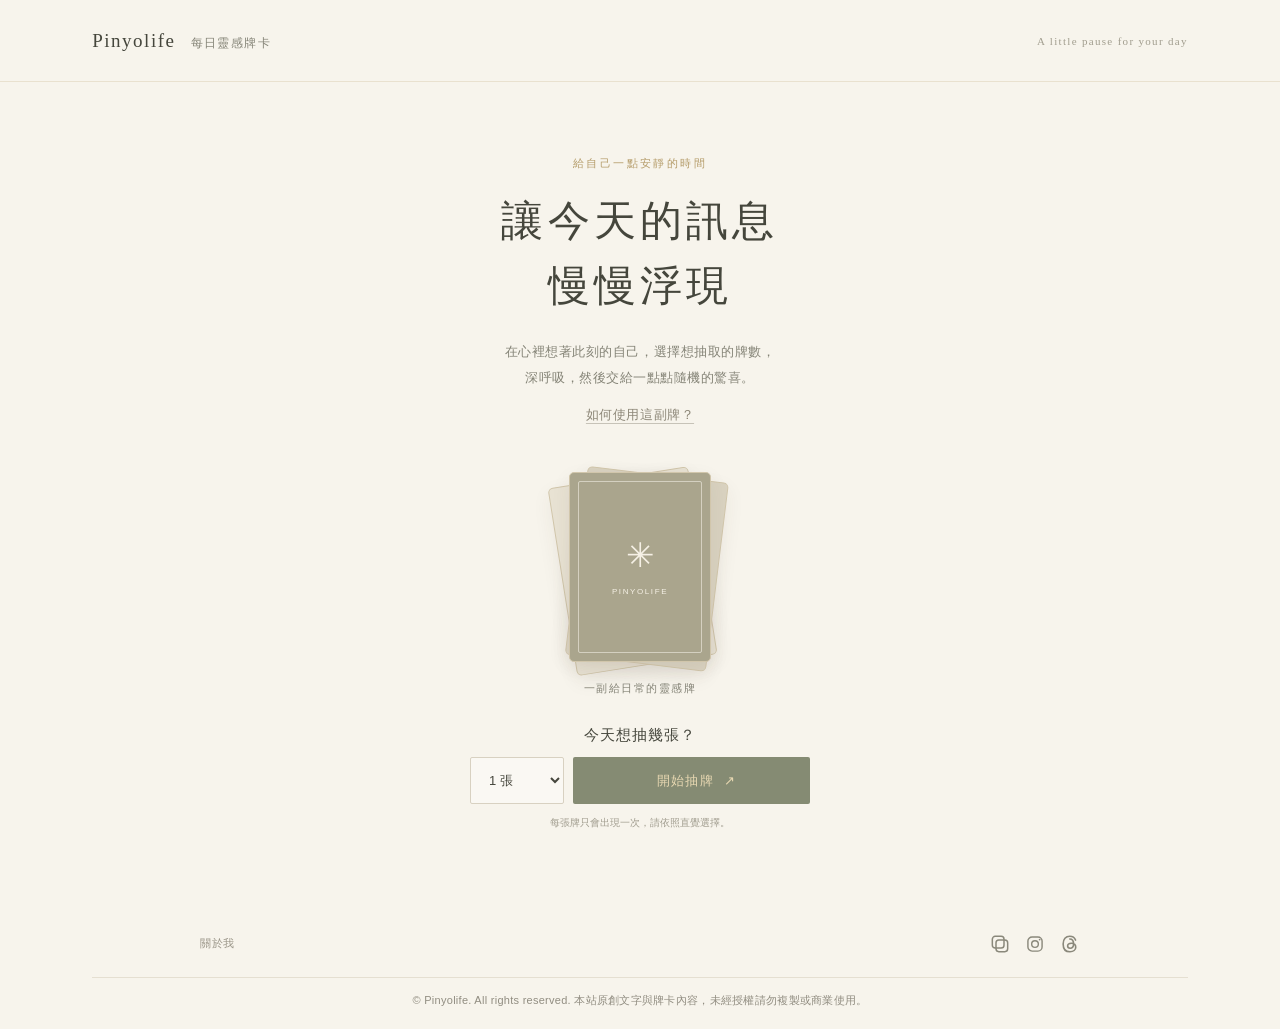
<file: index.html>
<!doctype html> <html lang="zh-Hant"> <head> <meta charset="utf-8"> <meta name="viewport" content="width=device-width,initial-scale=1"> <meta name="theme-color" content="#f7f4ec"> <title>Pinyolife 自我覺察牌卡</title> <script>try{const e=performance.getEntriesByType("navigation")[0],t=JSON.parse(sessionStorage.getItem("pinyolife.home-scroll-return.v1"));"back_forward"===e?.type&&1===t?.version&&Number.isFinite(t.scrollY)&&t.scrollY>=0&&document.documentElement.setAttribute("data-home-return-pending","")}catch{}</script> <link rel="stylesheet" href="assets/css/style.min.css"> <script async src="https://www.googletagmanager.com/gtag/js?id=G-G9PCJVCJVJ"></script><script>window.dataLayer=window.dataLayer||[];function gtag(){dataLayer.push(arguments);}gtag('js',new Date());gtag('config','G-G9PCJVCJVJ');</script></head> <body> <div id="site-content"> <header class="site-header"> <a class="brand" href="#top" aria-label="Pinyolife 首頁">Pinyolife<span>每日靈感牌卡</span></a> <span class="header-note">A little pause for your day</span> </header> <main id="top"> <section class="intro" aria-labelledby="page-title"> <p class="eyebrow">給自己一點安靜的時間</p> <h1 id="page-title">讓今天的訊息<br>慢慢浮現</h1> <p class="intro-copy">在心裡想著此刻的自己，選擇想抽取的牌數，<br class="desktop-break">深呼吸，然後交給一點點隨機的驚喜。</p> <a class="usage-trigger" href="#usage-modal" aria-haspopup="dialog" aria-controls="usage-modal">如何使用這副牌？</a> </section> <section class="deck-section" aria-label="抽牌區"> <div class="deck" aria-label="一副尚未翻開的牌卡"> <div class="deck-card deck-card-back deck-back-one"></div> <div class="deck-card deck-card-back deck-back-two"></div> <div class="deck-card deck-card-back deck-back-three"> <span class="card-mark" aria-hidden="true">✳</span> <span class="deck-word">PINYOLIFE</span> </div> </div> <p class="deck-caption">一副給日常的靈感牌</p> <p id="shuffle-status" class="shuffle-status" role="status" aria-live="polite" hidden></p> <form id="draw-form" class="draw-controls"> <label for="card-count">今天想抽幾張？</label> <div class="control-row"> <select id="card-count" name="count" aria-label="選擇抽牌張數"></select> <button class="draw-button" id="draw-button" type="submit"><span id="draw-button-label">開始抽牌</span><span aria-hidden="true">↗</span></button> </div> <p class="hint">每張牌只會出現一次，請依照直覺選擇。</p> </form> </section> <section id="results" class="results" aria-live="polite" aria-labelledby="results-title" hidden> <div class="results-heading"> <p class="eyebrow">你的今日訊息</p> <h2 id="results-title">為你翻開的牌</h2> </div> <div id="card-grid" class="card-grid"></div> <button id="redraw-button" class="redraw-button" type="button"><span id="redraw-button-label">重新抽牌</span><span aria-hidden="true">↻</span></button> </section> </main> <dialog id="detail-modal" class="detail-modal" aria-labelledby="detail-title"> <article class="detail-card"> <div class="detail-scroll"> <div class="detail-topline"> <span id="detail-sheet-handle" class="detail-sheet-handle" aria-hidden="true"></span> <span class="detail-brand">PINYOLIFE · DAILY INSPIRATION</span> <button id="detail-close" class="detail-close" type="button" aria-label="關閉詳細牌卡">×</button> </div> <header class="detail-card-header"> <h2 id="detail-title" class="detail-title"></h2> <p id="detail-theme" class="detail-theme"></p> <p id="detail-category" class="detail-category"></p> <span id="detail-icon" class="detail-icon" aria-hidden="true"></span> <p id="detail-description" class="detail-description"></p> </header> <div class="detail-sections"> <section class="detail-section" aria-labelledby="detail-core-heading"> <h3 id="detail-core-heading">01｜核心訊息</h3> <p id="detail-core-message" class="detail-core-message"></p> </section> <section class="detail-section" aria-labelledby="detail-question-heading"> <h3 id="detail-question-heading">02｜今日提問</h3> <p id="detail-reflection-question" class="detail-reflection-question"></p> </section> <section class="detail-section" aria-labelledby="detail-action-heading"> <h3 id="detail-action-heading">03｜行動建議</h3> <p id="detail-action-suggestion" class="detail-action-suggestion"></p> </section> <section class="detail-section" aria-labelledby="detail-keywords-heading"> <h3 id="detail-keywords-heading">04｜相關關鍵詞</h3> <ul id="detail-keywords" class="detail-keywords"></ul> </section> </div> <footer class="detail-card-footer"> <p class="detail-footer-english">TAKE A MOMENT FOR YOURSELF</p> <p class="detail-footer-closing">慢一點，也是一種前進。</p> <p class="detail-footer-brand">Pinyolife｜慢慢對齊</p> </footer> </div> </article> </dialog> <dialog id="usage-modal" class="usage-modal" aria-labelledby="usage-title"> <article class="usage-panel"> <header class="usage-header"> <h2 id="usage-title">如何使用這副牌？</h2> <button id="usage-close" class="usage-close" type="button" aria-label="關閉使用說明">×</button> </header> <div class="usage-content"> <section class="usage-introduction" aria-labelledby="usage-introduction-title"> <h3 id="usage-introduction-title">給日常一點靈感</h3> <p>這不是一副預測未來的牌，而是一個認識自己的入口。</p> <p>每一張牌，提供一個覺察的角度、一個理解自己的提問，以及一個可以嘗試的生活方向。</p> <p>不必急著找到答案，從此刻的自己開始就好。</p> </section> <section class="usage-steps-section" aria-labelledby="usage-steps-title"> <h3 id="usage-steps-title">如何使用這副牌？</h3> <ol class="usage-steps"> <li class="usage-step"> <h4><span class="usage-step-number">01</span><span>停下來，深呼吸</span></h4> <p>暫時放下手邊的事情，讓自己安靜一下，留一點時間給自己。</p> </li> <li class="usage-step"> <h4><span class="usage-step-number">02</span><span>選擇想抽的張數</span></h4> <p>依照當下的感受，選擇一張或多張牌。不需要特別設定問題，也可以單純看看今天有什麼提醒。</p> </li> <li class="usage-step"> <h4><span class="usage-step-number">03</span><span>閱讀牌卡訊息</span></h4> <p>看看牌卡的核心訊息、今日提問與行動建議，留意哪些文字讓你產生共鳴。</p> </li> <li class="usage-step"> <h4><span class="usage-step-number">04</span><span>帶走一個小小的提醒</span></h4> <p>不必要求自己全部做到，只要找到一個此刻對自己有幫助的想法，帶著它繼續今天的生活。</p> </li> </ol> </section> </div> </article> </dialog> <footer class="site-footer"> <div class="footer-main"> <div class="footer-info"> <a class="footer-about" href="about.html">關於我</a> </div> <div class="footer-social" role="group" aria-label="社群平台"> <a class="footer-social-icon footer-social-icon--vocus" href="https://vocus.cc/salon/inawareness" target="_blank" rel="noopener noreferrer" aria-label="方格子 Vocus"> <svg viewBox="0 0 24 24" aria-hidden="true"><rect x="2.8" y="2.8" width="14" height="14" rx="3.4" fill="none" stroke="currentColor" stroke-width="1.8"/><rect x="7.2" y="7.2" width="14" height="14" rx="3.4" fill="none" stroke="currentColor" stroke-width="1.8"/></svg> </a> <a class="footer-social-icon footer-social-icon--instagram" href="https://www.instagram.com/pinyolife/" target="_blank" rel="noopener noreferrer" aria-label="Instagram"> <svg viewBox="0 0 24 24" aria-hidden="true"><rect x="3.5" y="3.5" width="17" height="17" rx="5" fill="none" stroke="currentColor" stroke-width="1.7"/><circle cx="12" cy="12" r="4" fill="none" stroke="currentColor" stroke-width="1.7"/><circle cx="17.6" cy="6.7" r="1.1" fill="currentColor"/></svg> </a> <a class="footer-social-icon footer-social-icon--threads" href="https://www.threads.com/@pinyolife" target="_blank" rel="noopener noreferrer" aria-label="Threads"> <svg viewBox="0 0 24 24" aria-hidden="true"><g transform="translate(-4.2 -4.2) scale(1.35)"><path d="M16.9 8.5c-.8-2.2-2.5-3.4-5.1-3.4-3.6 0-5.9 2.6-5.9 6.8 0 4.3 2.3 7 6.1 7 3 0 5.1-1.7 5.1-4.1 0-2.1-1.5-3.5-3.8-3.5-2.1 0-3.4 1-3.4 2.5 0 1.2.9 2 2.2 2 1.8 0 3.1-1.5 3.1-3.7 0-2.6-1.2-4.5-3.4-4.5" fill="none" stroke="currentColor" stroke-width="1.45" stroke-linecap="round" stroke-linejoin="round"/></g></svg> </a> </div> </div> <div class="footer-copyright"> © Pinyolife. All rights reserved. 本站原創文字與牌卡內容，未經授權請勿複製或商業使用。 </div> </footer> </div> <script src="assets/js/site.min.js" defer="defer"></script> <script src="assets/js/card-source.min.js" defer="defer"></script> <script src="assets/js/app.min.js" defer="defer"></script> </body> </html>
</file>
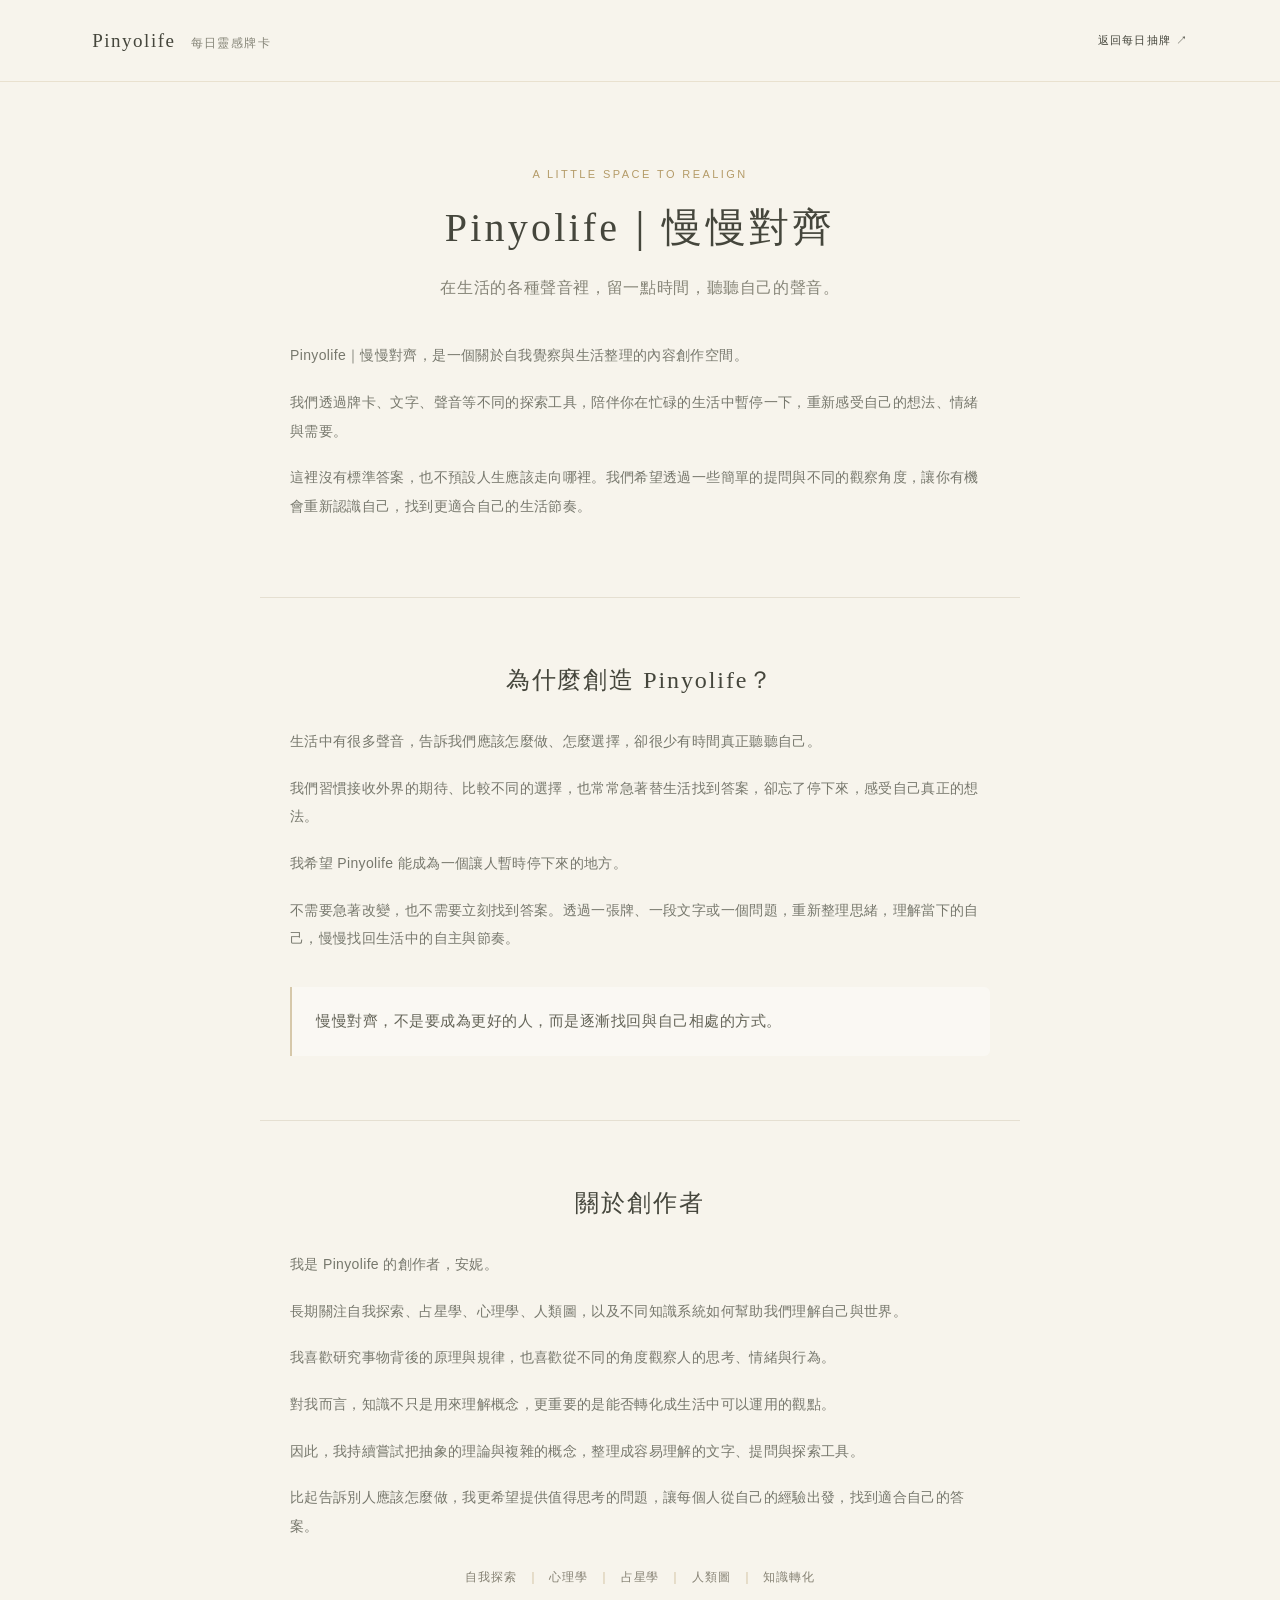
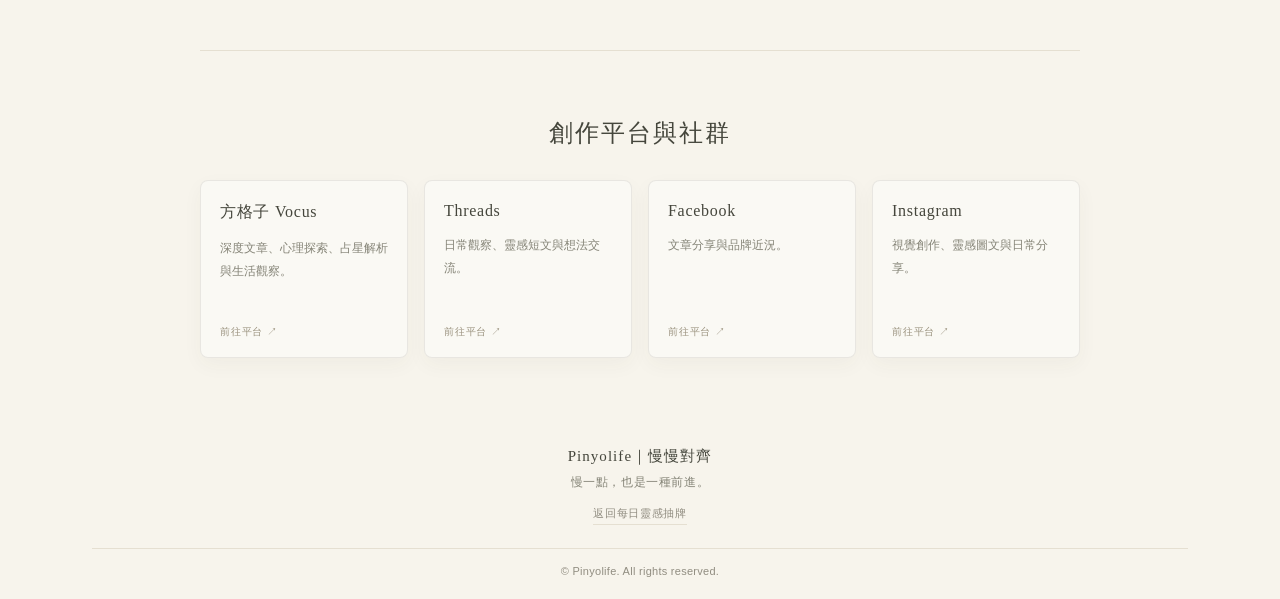
<file: about.html>
<!doctype html> <html lang="zh-Hant"> <head> <meta charset="utf-8"> <meta name="viewport" content="width=device-width,initial-scale=1"> <meta name="theme-color" content="#f7f4ec"> <meta name="description" content="認識 Pinyolife｜慢慢對齊，以及創作者安妮的自我覺察與生活整理空間。"> <title>關於我｜Pinyolife</title> <link rel="stylesheet" href="assets/css/style.min.css"> <script async src="https://www.googletagmanager.com/gtag/js?id=G-G9PCJVCJVJ"></script><script>window.dataLayer=window.dataLayer||[];function gtag(){dataLayer.push(arguments);}gtag('js',new Date());gtag('config','G-G9PCJVCJVJ');</script></head> <body> <div id="site-content"> <header class="site-header"> <a class="brand" href="index.html#top" aria-label="Pinyolife 每日靈感牌首頁">Pinyolife<span>每日靈感牌卡</span></a> <a class="header-note about-home-nav" href="index.html#top">返回每日抽牌 ↗</a> </header> <main class="about-main"> <section class="about-hero" aria-labelledby="about-title"> <p class="eyebrow">A LITTLE SPACE TO REALIGN</p> <h1 id="about-title">Pinyolife｜慢慢對齊</h1> <p class="about-subtitle">在生活的各種聲音裡，留一點時間，聽聽自己的聲音。</p> <div class="about-copy about-hero-copy"> <p>Pinyolife｜慢慢對齊，是一個關於自我覺察與生活整理的內容創作空間。</p> <p>我們透過牌卡、文字、聲音等不同的探索工具，陪伴你在忙碌的生活中暫停一下，重新感受自己的想法、情緒與需要。</p> <p>這裡沒有標準答案，也不預設人生應該走向哪裡。我們希望透過一些簡單的提問與不同的觀察角度，讓你有機會重新認識自己，找到更適合自己的生活節奏。</p> </div> </section> <section class="about-section" aria-labelledby="why-title"> <h2 id="why-title">為什麼創造 Pinyolife？</h2> <div class="about-copy"> <p>生活中有很多聲音，告訴我們應該怎麼做、怎麼選擇，卻很少有時間真正聽聽自己。</p> <p>我們習慣接收外界的期待、比較不同的選擇，也常常急著替生活找到答案，卻忘了停下來，感受自己真正的想法。</p> <p>我希望 Pinyolife 能成為一個讓人暫時停下來的地方。</p> <p>不需要急著改變，也不需要立刻找到答案。透過一張牌、一段文字或一個問題，重新整理思緒，理解當下的自己，慢慢找回生活中的自主與節奏。</p> </div> <blockquote class="about-emphasis">慢慢對齊，不是要成為更好的人，而是逐漸找回與自己相處的方式。</blockquote> </section> <section class="about-section" aria-labelledby="creator-title"> <h2 id="creator-title">關於創作者</h2> <div class="about-copy"> <p>我是 Pinyolife 的創作者，安妮。</p> <p>長期關注自我探索、占星學、心理學、人類圖，以及不同知識系統如何幫助我們理解自己與世界。</p> <p>我喜歡研究事物背後的原理與規律，也喜歡從不同的角度觀察人的思考、情緒與行為。</p> <p>對我而言，知識不只是用來理解概念，更重要的是能否轉化成生活中可以運用的觀點。</p> <p>因此，我持續嘗試把抽象的理論與複雜的概念，整理成容易理解的文字、提問與探索工具。</p> <p>比起告訴別人應該怎麼做，我更希望提供值得思考的問題，讓每個人從自己的經驗出發，找到適合自己的答案。</p> </div> <ul class="about-keywords" aria-label="創作關注主題"> <li>自我探索</li><li>心理學</li><li>占星學</li><li>人類圖</li><li>知識轉化</li> </ul> </section> <section class="about-section about-platform-section" aria-labelledby="platform-title"> <h2 id="platform-title">創作平台與社群</h2> <div class="about-platform-grid"> <a class="about-platform-card" href="https://vocus.cc/salon/inawareness" target="_blank" rel="noopener noreferrer"> <span class="about-platform-name">方格子 Vocus</span> <span class="about-platform-description">深度文章、心理探索、占星解析與生活觀察。</span> <span class="about-platform-visit" aria-hidden="true">前往平台 ↗</span> </a> <a class="about-platform-card" href="https://www.threads.com/@pinyolife" target="_blank" rel="noopener noreferrer"> <span class="about-platform-name">Threads</span> <span class="about-platform-description">日常觀察、靈感短文與想法交流。</span> <span class="about-platform-visit" aria-hidden="true">前往平台 ↗</span> </a> <a class="about-platform-card" href="https://www.facebook.com/pinyolife/" target="_blank" rel="noopener noreferrer"> <span class="about-platform-name">Facebook</span> <span class="about-platform-description">文章分享與品牌近況。</span> <span class="about-platform-visit" aria-hidden="true">前往平台 ↗</span> </a> <a class="about-platform-card" href="https://www.instagram.com/pinyolife/" target="_blank" rel="noopener noreferrer"> <span class="about-platform-name">Instagram</span> <span class="about-platform-description">視覺創作、靈感圖文與日常分享。</span> <span class="about-platform-visit" aria-hidden="true">前往平台 ↗</span> </a> </div> </section> </main> <footer class="site-footer about-site-footer"> <div class="about-footer-brand"> <a class="about-footer-name">Pinyolife｜慢慢對齊</a> <p>慢一點，也是一種前進。</p> <a class="about-return-link" href="index.html#top">返回每日靈感抽牌</a> </div> <div class="footer-copyright">© Pinyolife. All rights reserved.</div> </footer> </div> <script src="assets/js/site.min.js" defer="defer"></script> </body> </html>
</file>
<file: assets/css/style.min.css>
:root{color-scheme:light;--paper:#f7f4ec;--ink:#45463c;--muted:#858477;--gold:#b49b68;--line:#e5dfd1;--sage:#858b73;--serif:'Noto Serif TC','Songti TC','PMingLiU',serif;--sans:'Noto Sans TC','Microsoft JhengHei','PingFang TC',sans-serif}*{box-sizing:border-box}html{scroll-behavior:smooth}html[data-home-return-pending] #site-content{visibility:hidden}html.detail-modal-open,html.usage-modal-open{overflow:hidden}body{margin:0;background:var(--paper);color:var(--ink);font-family:var(--sans);font-weight:300}body.detail-modal-open,body.usage-modal-open{position:fixed;width:100%;overflow:hidden}#site-content,#site-content *{-webkit-user-select:none;user-select:none;-webkit-touch-callout:none}#site-content [contenteditable]:not([contenteditable=false]),#site-content [contenteditable]:not([contenteditable=false]) *,#site-content [role=searchbox],#site-content [role=searchbox] *,#site-content [role=textbox],#site-content [role=textbox] *,#site-content input,#site-content input *,#site-content textarea,#site-content textarea *{-webkit-user-select:text;user-select:text;-webkit-touch-callout:default}.site-header{height:82px;padding:0 7.2%;display:flex;align-items:center;justify-content:space-between;border-bottom:1px solid rgba(180,155,104,.22)}.brand{color:var(--ink);text-decoration:none;font-family:var(--serif);font-size:19px;letter-spacing:.08em}.brand span{margin-left:15px;color:var(--muted);font-family:var(--sans);font-size:12px;letter-spacing:.12em}.header-note{color:#a19d8e;font-family:Georgia,serif;font-size:11px;letter-spacing:.12em}main{width:min(100% - 40px,880px);margin:0 auto}.intro{padding-top:74px;text-align:center}.eyebrow{margin:0 0 18px;color:var(--gold);font-size:11px;letter-spacing:.22em}h1,h2{margin:0;font-family:var(--serif);font-weight:400}h1{font-size:clamp(30px, 5vw, 42px);line-height:1.55;letter-spacing:.1em}.intro-copy{margin:20px 0 0;color:var(--muted);font-size:13px;line-height:2;letter-spacing:.04em}.usage-trigger{display:inline-block;margin-top:13px;color:#8d8778;font-size:13px;line-height:1.7;letter-spacing:.04em;text-decoration:underline;text-decoration-color:rgba(141,135,120,.45);text-underline-offset:4px;transition:color .2s,text-decoration-color .2s}.usage-trigger:hover{color:var(--ink);text-decoration-color:var(--gold)}.usage-trigger:focus-visible{outline:2px solid var(--gold);outline-offset:4px;border-radius:2px}.deck-section{display:flex;flex-direction:column;align-items:center;padding:46px 0 77px}.deck{width:142px;height:190px;position:relative;margin:0 auto 19px}.deck-card{position:absolute;inset:0;border:1px solid #d1c6ab;border-radius:5px;background:#ded8c8;box-shadow:0 7px 20px rgba(66,59,42,.07)}.deck-back-one{transform:rotate(-9deg) translate(-8px,3px);background:#e8e2d3}.deck-back-two{transform:rotate(7deg) translate(7px,1px);background:#d9d2c0}.deck-back-three{display:flex;flex-direction:column;align-items:center;justify-content:center;gap:15px;background:#aaa58d;color:#f5f0e5}.deck-back-three::before{content:'';position:absolute;inset:8px;border:1px solid rgba(247,244,236,.55);border-radius:2px}.card-mark{font-size:34px;line-height:1}.deck-word{font-size:8px;letter-spacing:.2em}.deck-caption{margin:0 0 30px;color:var(--muted);font-size:11px;letter-spacing:.13em}.shuffle-status{min-height:18px;margin:-18px 0 17px;color:var(--gold);font-family:var(--serif);font-size:12px;letter-spacing:.08em}.draw-controls{width:min(100%,340px);text-align:center}.draw-controls label{display:block;margin-bottom:12px;font-family:var(--serif);font-size:15px;letter-spacing:.06em}.control-row{display:flex;gap:9px}button,select{font:inherit}select{min-width:94px;padding:0 14px;border:1px solid #d8d1c1;border-radius:2px;background:rgba(255,255,255,.35);color:var(--ink);font-size:13px}.draw-button,.redraw-button{min-height:47px;padding:0 23px;border:0;border-radius:2px;background:var(--sage);color:#fffdf8;cursor:pointer;font-size:13px;letter-spacing:.08em;transition:background .2s,transform .2s}.draw-button:disabled,.redraw-button:disabled{cursor:wait;opacity:.72;transform:none}.draw-button{flex:1}.draw-button span,.redraw-button span{padding-left:10px;color:#e8d8b2}.draw-button:hover,.redraw-button:hover{background:#6f755e;transform:translateY(-1px)}.hint{margin:12px 0 0;color:#a09c8e;font-size:10px}.results{padding:66px 0 78px;border-top:1px solid var(--line);text-align:center}.results-heading{margin-bottom:30px}.results-heading .eyebrow{margin-bottom:10px}h2{font-size:25px;letter-spacing:.1em}.card-grid{width:100%;max-width:1000px;margin-inline:auto;display:grid;grid-template-columns:repeat(auto-fit,minmax(min(100%,260px),1fr));gap:20px;text-align:left}.card-grid--single{max-width:560px;grid-template-columns:minmax(0,1fr);justify-content:center}.message-card{display:flex;flex-direction:column;min-height:300px;overflow:hidden;border:1px solid rgba(69,70,60,.08);border-radius:8px;background:var(--card-bg);color:var(--card-ink);box-shadow:0 7px 20px rgba(66,59,42,.07);animation:.5s both reveal}.message-card[role=button]{cursor:pointer}.message-card[role=button]:focus-visible{outline:2px solid var(--card-ink);outline-offset:3px}.card-grid--single .message-card{width:100%;max-width:560px}.card-grid--multiple .message-card{width:100%;max-width:380px;justify-self:center}.message-card:nth-child(2n){animation-delay:.08s}.message-content{flex:1;padding:24px 24px 0}.message-category{display:flex;align-items:center;gap:7px;margin:0 0 14px;color:#4f5147;color:color-mix(in srgb,var(--card-ink) 85%,#303127);font-size:14px;font-weight:500;letter-spacing:.08em}.category-icon{min-width:17px;font-size:17px;line-height:1;text-align:center}.message-theme{margin:0 0 13px;padding:0;border:0;border-radius:0;background:0 0;color:#6f6755;font-size:14px;font-weight:500;line-height:1.5;letter-spacing:.06em}.message-content h3{margin:0 0 12px;color:var(--card-ink);font-family:var(--serif);font-size:17px;font-weight:500;letter-spacing:.04em}.message-content p:last-child{margin:0;color:var(--card-ink);opacity:.9;font-size:12px;line-height:1.9}.message-hint{align-self:flex-end;margin:0 24px 20px;padding-top:20px;color:var(--card-ink);opacity:.68;font-size:10px;line-height:1.5;letter-spacing:.05em}.redraw-button{margin-top:31px;padding:0 27px;background:0 0;border:1px solid #a9a38f;color:var(--ink)}.redraw-button span{color:var(--gold)}.redraw-button:hover{background:#efebe0}.detail-modal{position:fixed;z-index:10000;inset:0;display:none;place-items:center;width:100%;height:100%;max-width:none;max-height:none;margin:0;padding:24px;overflow:visible;border:0;background:0 0;color:var(--ink)}.detail-modal[open]{display:grid}.detail-modal[open] .detail-card{animation:.22s ease-out both detail-modal-in}.detail-modal::backdrop{background:rgba(49,48,42,.48);backdrop-filter:blur(2px)}.detail-card{width:min(100%,680px);max-height:min(88dvh,900px);overflow:hidden;border:1px solid rgba(107,99,116,.18);border-radius:18px;background:#fbfaf6;color:var(--card-ink,var(--ink));box-shadow:0 10px 30px rgba(48,45,38,.11)}.detail-scroll{max-height:inherit;overflow-y:auto;overscroll-behavior:contain;scrollbar-gutter:stable}.detail-card-header{position:relative;padding:0 28px 26px;background:var(--card-bg,var(--paper));color:var(--card-ink,var(--ink));text-align:center}.detail-topline{position:sticky;top:0;z-index:2;display:grid;grid-template-columns:minmax(0,1fr) 36px;align-items:center;gap:13px;margin:0;padding:18px 20px 14px 28px;background:var(--card-bg,var(--paper));text-align:left}.detail-brand{color:var(--card-ink);font-family:Georgia,serif;font-size:9px;letter-spacing:.14em;white-space:nowrap}.detail-category{margin:8px 0 0;color:var(--card-ink);font-size:12px;font-weight:500;letter-spacing:.06em;opacity:.88}.detail-sheet-handle{display:none}.detail-close{width:36px;height:36px;display:grid;place-items:center;border:1px solid rgba(69,70,60,.18);border-radius:50%;background:rgba(255,255,255,.28);color:var(--card-ink);cursor:pointer;font:300 22px/1 var(--sans)}.detail-close:hover{background:rgba(255,255,255,.62)}.detail-close:focus-visible{outline:2px solid var(--card-ink);outline-offset:3px}.detail-title{margin:0 0 5px;color:var(--card-ink);font-family:var(--serif);font-size:24px;font-weight:500;line-height:1.45;letter-spacing:.06em}.detail-theme{margin:0;color:var(--card-ink);font-size:13px;letter-spacing:.1em;opacity:.82}.detail-icon{display:block;margin:12px auto 8px;color:var(--card-ink);font-size:27px;line-height:1.2;opacity:.84}.detail-description{max-width:530px;margin:0 auto;color:var(--card-ink);font-family:var(--serif);font-size:14px;line-height:1.8;letter-spacing:.025em;opacity:.9}.detail-description-line{display:block}.detail-sections{display:grid;gap:16px;padding:25px 32px 28px;background:#fbfaf6;color:var(--card-ink,var(--ink))}.detail-section+.detail-section{border-top:1px solid rgba(107,99,116,.14);padding-top:16px}.detail-section h3{margin:0 0 8px;color:var(--card-ink,var(--ink));font-size:11px;font-weight:500;letter-spacing:.12em;opacity:.76}.detail-section p{margin:0;color:var(--card-ink,var(--ink))}.detail-core-message{font-family:var(--serif);font-size:16px;line-height:1.9;letter-spacing:.025em}.detail-reflection-question{font-family:var(--serif);font-size:16px;line-height:1.8;letter-spacing:.025em}.detail-action-suggestion{font-size:16px;line-height:1.85;letter-spacing:.02em}.detail-keywords{display:flex;flex-wrap:wrap;gap:5px 14px;margin:0;padding:0;list-style:none;color:var(--card-ink,var(--ink));font-size:13px;line-height:1.75;opacity:.76}.detail-card-footer{padding:16px 24px 18px;background:var(--card-bg,var(--paper));color:var(--card-ink,var(--ink));text-align:center}.detail-card-footer p{margin:0}.detail-footer-english{font-family:Georgia,serif;font-size:8px;letter-spacing:.2em;opacity:.68}.detail-footer-closing{padding-top:6px;font-family:var(--serif);font-size:11px;letter-spacing:.05em;opacity:.86}.detail-footer-brand{padding-top:9px;font-family:var(--serif);font-size:11px;letter-spacing:.08em}@keyframes detail-modal-in{from{opacity:0;transform:translateY(8px) scale(.99)}to{opacity:1;transform:translateY(0) scale(1)}}@keyframes detail-sheet-in{from{opacity:.86;transform:translateY(22px)}to{opacity:1;transform:translateY(0)}}.usage-modal{position:fixed;inset:0;display:none;place-items:center;width:100%;height:100%;max-width:none;max-height:none;margin:0;padding:24px;overflow:visible;border:0;background:0 0;color:var(--ink)}.usage-modal[open]{display:grid}.usage-modal::backdrop{background:rgba(49,48,42,.48);backdrop-filter:blur(2px)}.usage-panel{width:min(100%,660px);max-height:min(88dvh,900px);display:flex;flex-direction:column;overflow:hidden;border:1px solid rgba(107,99,116,.18);border-radius:16px;background:#fbfaf6;color:var(--ink);box-shadow:0 10px 30px rgba(48,45,38,.11);animation:.22s ease-out both usage-modal-in}.usage-header{position:relative;z-index:1;flex:0 0 auto;min-height:74px;display:flex;align-items:center;justify-content:center;padding:18px 72px;border-bottom:1px solid var(--line);background:#fbfaf6}.usage-header h2{margin:0;color:var(--ink);font-size:20px;line-height:1.5;letter-spacing:.08em;text-align:center}.usage-close{position:absolute;top:50%;right:20px;width:36px;height:36px;display:grid;place-items:center;transform:translateY(-50%);border:1px solid rgba(69,70,60,.18);border-radius:50%;background:rgba(255,255,255,.55);color:var(--ink);cursor:pointer;font:300 22px/1 var(--sans)}.usage-close:hover{background:#f1eee6}.usage-close:focus-visible{outline:2px solid var(--gold);outline-offset:3px}.usage-content{min-height:0;overflow-y:auto;padding:25px 34px 32px;overscroll-behavior:contain;scrollbar-gutter:stable}.usage-content h3{margin:0 0 16px;color:var(--ink);font-family:var(--serif);font-size:17px;font-weight:500;line-height:1.6;letter-spacing:.06em}.usage-introduction{padding-bottom:25px;border-bottom:1px solid var(--line)}.usage-introduction p,.usage-step p{margin:0;color:#77786d;font-size:14px;line-height:1.95;letter-spacing:.02em}.usage-introduction p+p{margin-top:10px}.usage-steps-section{padding-top:24px}.usage-steps{display:grid;gap:20px;margin:0;padding:0;list-style:none}.usage-step h4{display:flex;align-items:baseline;gap:11px;margin:0 0 5px;color:#56574d;font-size:14px;font-weight:500;line-height:1.7;letter-spacing:.035em}.usage-step-number{color:var(--gold);font-family:Georgia,serif;font-size:12px;letter-spacing:.08em}.usage-modal[open] .usage-panel{animation:.22s ease-out both usage-modal-in}@keyframes usage-modal-in{from{opacity:0;transform:translateY(8px) scale(.99)}to{opacity:1;transform:translateY(0) scale(1)}}.usage-step p{padding-left:31px}.site-footer{padding:0 max(20px,7.2%);color:#918d81}.footer-main{width:min(100%,880px);margin:0 auto;padding:27px 0 23px;display:grid;grid-template-columns:minmax(0,1fr) auto;align-items:center;gap:24px}.footer-info{display:flex;flex-direction:column;align-items:flex-start;gap:7px;color:#858477}.footer-about,.footer-signoff{margin:0;font-size:11px;line-height:1.6;letter-spacing:.06em}.footer-about{color:#9a9588;text-decoration:none}.footer-about:hover{color:#777568;text-decoration:underline;text-underline-offset:3px}.footer-about:focus-visible,.footer-social-icon:focus-visible{outline:currentColor solid 2px;outline-offset:4px;border-radius:3px}.footer-social{display:flex;align-items:center;justify-content:flex-end;gap:15px;color:#8a887b}.footer-social-icon{width:20px;height:20px;display:grid;place-items:center;color:inherit;text-decoration:none}.footer-social-icon svg{display:block;width:100%;height:100%}.footer-social-icon:hover{opacity:.72}.footer-copyright{width:100%;padding:13px 0 18px;border-top:1px solid var(--line);color:#918d81;text-align:center;font-size:11px;line-height:1.75;letter-spacing:.025em}.about-home-nav{color:inherit;text-decoration:none}.about-home-nav:hover{color:var(--ink)}.about-footer-name:focus-visible,.about-home-nav:focus-visible,.about-return-link:focus-visible{outline:2px solid var(--gold);outline-offset:4px}.about-hero{padding:86px 0 76px;text-align:center}.about-hero h1{font-size:clamp(31px, 4.2vw, 40px);line-height:1.5;letter-spacing:.08em}.about-subtitle{margin:15px 0 0;color:var(--muted);font-family:var(--serif);font-size:16px;line-height:1.9;letter-spacing:.04em}.about-copy{width:min(100%,700px);margin:0 auto}.about-hero-copy{margin-top:38px;text-align:left}.about-copy p{margin:0 0 18px;color:#77786d;font-size:14px;line-height:2.05;letter-spacing:.025em}.about-copy p:last-child{margin-bottom:0}.about-section{width:min(100%,760px);margin:0 auto;padding:64px 0;border-top:1px solid var(--line)}.about-section h2{margin:0 0 28px;font-size:24px;line-height:1.55;letter-spacing:.08em;text-align:center}.about-emphasis{max-width:700px;margin:34px auto 0;padding:20px 24px;border-left:2px solid rgba(180,155,104,.52);border-radius:0 6px 6px 0;background:rgba(255,255,255,.38);color:#646458;font-family:var(--serif);font-size:15px;line-height:1.9;letter-spacing:.035em}.about-keywords{display:flex;flex-wrap:wrap;justify-content:center;gap:8px 0;margin:28px 0 0;padding:0;list-style:none;color:#858173;font-size:12px;letter-spacing:.07em}.about-keywords li{white-space:nowrap}.about-keywords li+li::before{content:'｜';margin:0 10px;color:var(--gold);opacity:.7}.about-platform-section{width:min(100%,880px)}.about-platform-grid{display:grid;grid-template-columns:repeat(4,minmax(0,1fr));gap:16px}.about-platform-card{min-height:178px;padding:21px 19px 18px;display:flex;flex-direction:column;align-items:flex-start;border:1px solid rgba(69,70,60,.1);border-radius:8px;background:rgba(255,255,255,.42);color:var(--ink);box-shadow:0 7px 20px rgba(66,59,42,.045);text-decoration:none;transition:transform .2s,box-shadow .2s,border-color .2s}.about-platform-card:hover{transform:translateY(-2px);border-color:rgba(180,155,104,.4);box-shadow:0 9px 24px rgba(66,59,42,.08)}.about-platform-card:focus-visible{outline:2px solid var(--gold);outline-offset:3px}.about-platform-name{font-family:var(--serif);font-size:16px;letter-spacing:.045em}.about-platform-description{margin-top:14px;color:var(--muted);font-size:12px;line-height:1.9}.about-platform-visit{margin-top:auto;padding-top:16px;color:#9a927e;font-size:10px;letter-spacing:.08em}.about-site-footer{text-align:center}.about-footer-brand{width:min(100%,880px);margin:0 auto;padding:25px 0 23px}.about-footer-name{color:var(--ink);font-family:var(--serif);font-size:15px;letter-spacing:.07em;text-decoration:none}.about-footer-brand p{margin:8px 0 0;color:var(--muted);font-family:var(--serif);font-size:12px;letter-spacing:.05em}.about-return-link{display:inline-block;margin-top:15px;padding-bottom:3px;border-bottom:1px solid var(--line);color:#918d81;font-size:11px;letter-spacing:.06em;text-decoration:none}.about-return-link:hover{color:var(--ink);border-color:var(--gold)}[hidden]{display:none!important}@keyframes reveal{from{opacity:0;transform:translateY(9px) rotateX(-3deg)}to{opacity:1;transform:translateY(0) rotateX(0)}}@keyframes shuffle-left{0%,100%{transform:rotate(-9deg) translate(-8px,3px)}10%{transform:rotate(-15deg) translate(-21px,-3px)}26%{transform:rotate(-4deg) translate(-34px,-9px)}43%{transform:rotate(-13deg) translate(-13px,-15px)}60%{transform:rotate(-6deg) translate(-30px,-5px)}76%{transform:rotate(-11deg) translate(-18px,-2px)}90%{transform:rotate(-8deg) translate(-9px,1px)}}@keyframes shuffle-right{0%,100%{transform:rotate(7deg) translate(7px,1px)}10%{transform:rotate(13deg) translate(21px,-6px)}26%{transform:rotate(4deg) translate(34px,-13px)}43%{transform:rotate(12deg) translate(14px,-18px)}60%{transform:rotate(5deg) translate(30px,-8px)}76%{transform:rotate(10deg) translate(17px,-4px)}90%{transform:rotate(7deg) translate(8px,0)}}@keyframes shuffle-top{0%,100%{transform:rotate(0) translate(0,0) scale(1);opacity:1}12%{transform:rotate(-7deg) translate(-15px,-8px) scale(1.02)}29%{transform:rotate(8deg) translate(17px,-12px) scale(1.03);opacity:.88}46%{transform:rotate(-5deg) translate(-10px,-19px) scale(1.01)}63%{transform:rotate(6deg) translate(14px,-7px) scale(1.02);opacity:.92}80%{transform:rotate(-2deg) translate(-5px,-3px)}}.deck.is-shuffling .deck-back-one{animation:4s cubic-bezier(.32,.06,.25,1) both shuffle-left}.deck.is-shuffling .deck-back-two{animation:4s cubic-bezier(.32,.06,.25,1) both shuffle-right}.deck.is-shuffling .deck-back-three{animation:4s cubic-bezier(.32,.06,.25,1) both shuffle-top}@media (max-width:500px){.site-header{height:68px;padding:0 20px}.brand{font-size:16px}.brand span{margin-left:8px;font-size:10px}.header-note{display:none}.intro{padding-top:52px}.intro-copy{font-size:12px}.usage-trigger{margin-top:12px;font-size:11px}.desktop-break{display:none}.deck-section{padding-top:39px;padding-bottom:60px}.card-grid{grid-template-columns:1fr;gap:13px}.card-grid--single{grid-template-columns:minmax(0,1fr)}.card-grid--multiple{grid-template-columns:repeat(auto-fit,minmax(min(100%,220px),1fr))}.message-card{min-height:255px}.message-content{padding:19px 17px 0}.message-hint{margin:0 17px 16px;padding-top:15px}.message-category{font-size:15px}.message-theme{padding:0;font-size:14px}.message-content h3{font-size:15px}.message-content p:last-child{font-size:11px}.results{padding-top:48px}.footer-main{padding:22px 0 19px;gap:14px}.footer-social{gap:12px}.footer-copyright{padding:13px 0 18px}.about-hero{padding:57px 0 48px}.about-hero h1{font-size:29px}.about-subtitle{font-size:14px}.about-hero-copy{margin-top:27px}.about-copy p{font-size:13px;line-height:2}.about-section{padding:43px 0}.about-section h2{margin-bottom:22px;font-size:21px}.about-emphasis{margin-top:25px;padding:17px 18px;font-size:14px}.about-keywords{font-size:11px}.about-keywords li+li::before{margin:0 6px}.about-platform-grid{grid-template-columns:1fr;gap:12px}.about-platform-card{min-height:148px;padding:18px}.about-footer-brand{padding:22px 0 20px}}@media (min-width:501px) and (max-width:900px){.about-platform-grid{grid-template-columns:repeat(2,minmax(0,1fr))}}@media (max-width:600px){.detail-modal[open]{place-items:end center;padding:12px 14px max(12px,env(safe-area-inset-bottom))}.detail-card{width:100%;max-height:90vh;max-height:90dvh;border-radius:18px}.detail-scroll{max-height:inherit}.detail-card-header{padding:0 19px 21px}.detail-topline{grid-template-columns:minmax(0,1fr) 36px;gap:8px;margin:0;padding:18px 18px 7px 19px}.detail-brand{font-size:8px;letter-spacing:.1em}.detail-category{margin-top:6px;font-size:11px}.detail-sheet-handle{position:absolute;top:7px;left:50%;display:block;width:36px;height:4px;transform:translateX(-50%);border-radius:99px;background:rgba(69,70,60,.25);touch-action:none}.detail-close{width:36px;height:36px;font-size:21px}.detail-title{font-size:22px}.detail-theme{font-size:12px}.detail-icon{margin:9px auto 6px;font-size:24px}.detail-description{font-size:13px}.detail-description-line{display:inline}.detail-sections{gap:17px;padding:19px 21px 22px}.detail-section h3{font-size:10px}.detail-core-message{font-size:15px}.detail-reflection-question{font-size:17px}.detail-action-suggestion,.detail-keywords{font-size:13px}.detail-card-footer{display:flex;flex-direction:column;align-items:center;gap:4px;padding:13px 18px 15px}.detail-footer-english{font-size:7.5px}.detail-footer-brand,.detail-footer-closing{padding-top:0}.detail-modal[open] .detail-card{animation:.28s ease-out both detail-sheet-in}.usage-modal{padding:5vh 5vw}.usage-panel{width:100%;max-height:88vh;max-height:88dvh;border-radius:16px}.usage-header{min-height:66px;padding:15px 58px}.usage-header h2{font-size:18px}.usage-close{right:14px;width:36px;height:36px}.usage-content{padding:21px 20px 25px}.usage-content h3{font-size:16px}.usage-introduction p,.usage-step p{font-size:14px;line-height:1.9}.usage-steps{gap:17px}.usage-step p{padding-left:30px}}@media (prefers-reduced-motion:reduce){*,::after,::before{scroll-behavior:auto!important}.deck.is-shuffling .deck-card{animation:4s ease-in-out both reduced-shuffle}.message-card{animation:.25s ease-out both reduced-reveal}.detail-modal[open] .detail-card,.usage-modal[open] .usage-panel{animation:none}.draw-button,.redraw-button{transition:none}}@keyframes reduced-shuffle{0%,100%{opacity:1}20%,70%{opacity:.68}}@keyframes reduced-reveal{from{opacity:.6}to{opacity:1}}
</file>
